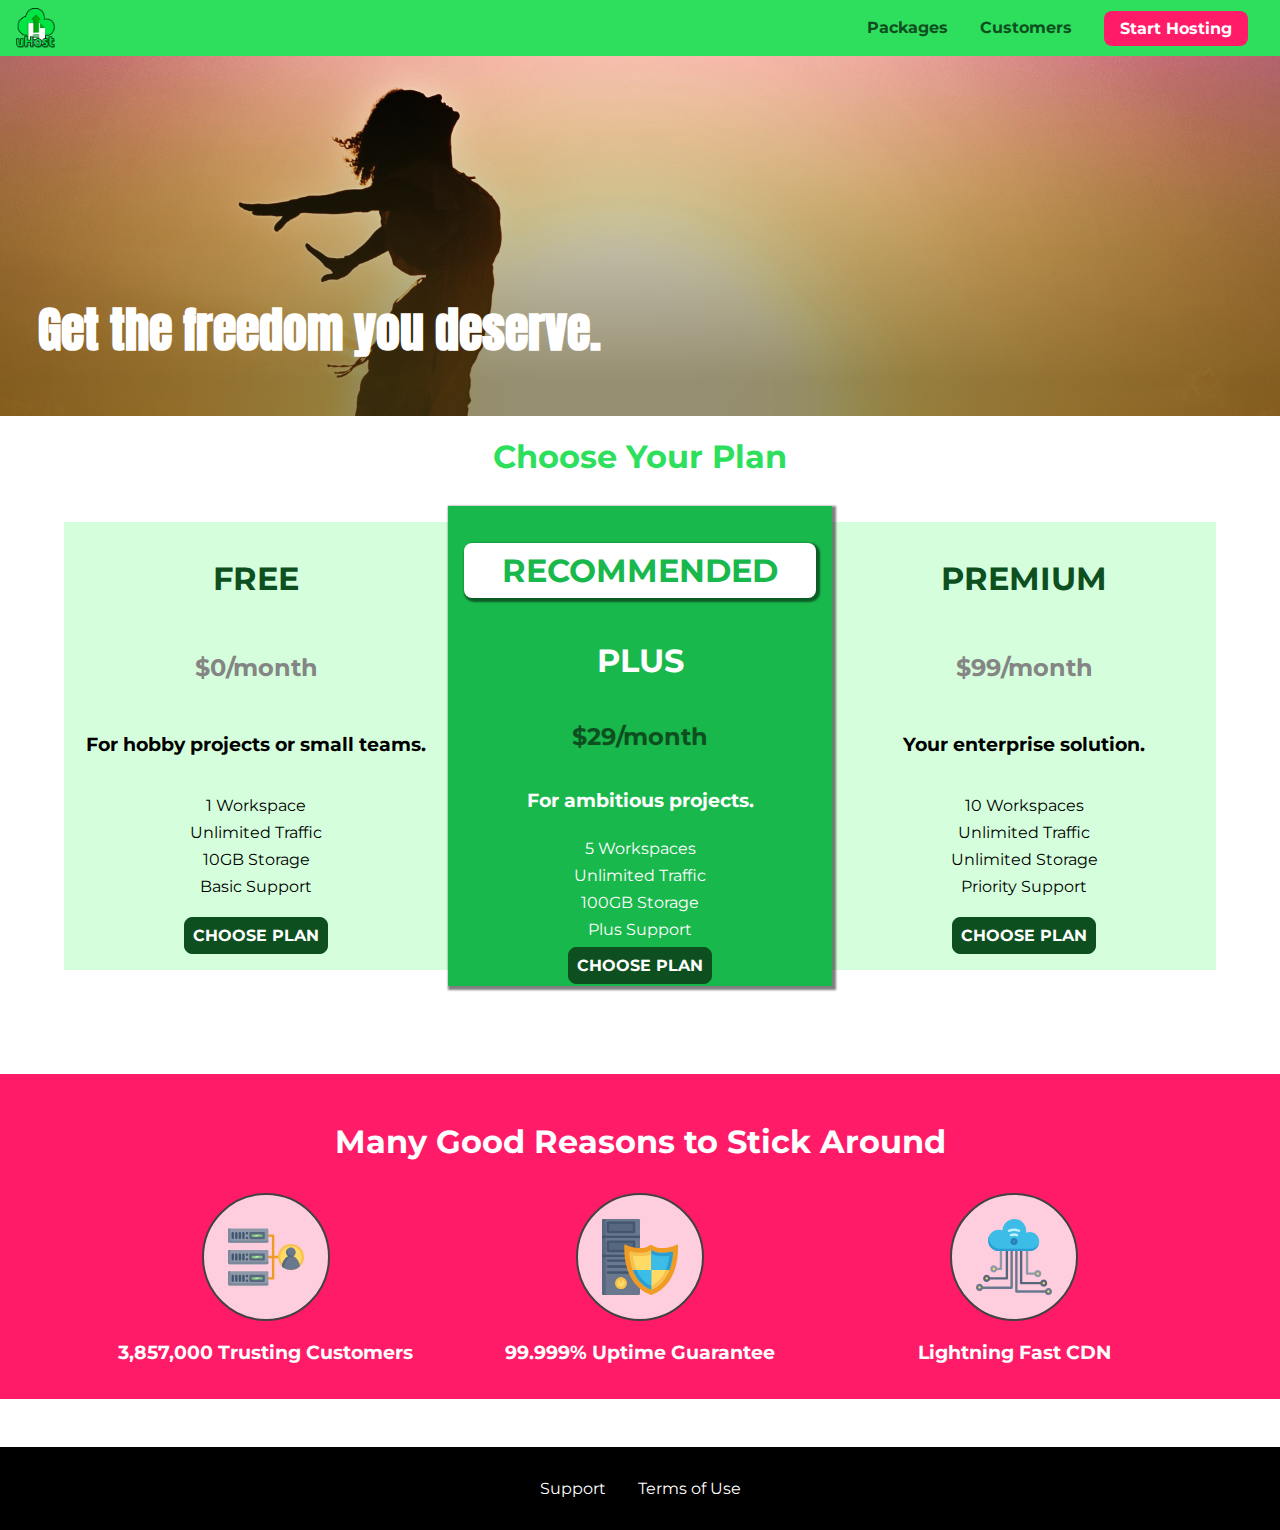
<file: index.html>
<!DOCTYPE html>
<html lang="en">

<head>
    <meta charset="UTF-8">
    <meta http-equiv="X-UA-Compatible" content="ie=edge">
    <meta name="viewport" content="width=device-width, initial-scale=1.0">
    <title>uHost</title>
    <link rel="shortcut icon" href="favicon.png">
    <link rel="stylesheet" href="shared.css">
    <link rel="stylesheet" href="main.css">
</head>

<body>
    <div class="backdrop"></div>
    <div class="modal">
        <h1 class="modal__title">Do you want to continue?</h1>
        <div class="modal__actions">
            <a href="start-hosting/index.html" class="modal__action">Yes!</a>
            <button class="modal__action modal__action--negative" type="button">No!</button>
        </div>
    </div>
    <header class="main-header">
        <div>
            <button class="toggle-button">
                <span class="toggle-button__bar"></span>
                <span class="toggle-button__bar"></span>
                <span class="toggle-button__bar"></span>
            </button>
            <a href="index.html" class="main-header__brand">
                <img src="images/uhost-icon.png" alt="uHost - Your favorite hosting company">
            </a>
        </div>
        <nav class="main-nav">
            <ul class="main-nav__items">
                <li class="main-nav__item">
                    <a href="packages/index.html">Packages</a>
                </li>
                <li class="main-nav__item">
                    <a href="customers/index.html">Customers</a>
                </li>
                <li class="main-nav__item main-nav__item--cta">
                    <a href="start-hosting/index.html">Start Hosting</a>
                </li>
            </ul>
        </nav>
    </header>
    <nav class="mobile-nav">
        <ul class="mobile-nav__items">
            <li class="mobile-nav__item">
                <a href="packages/index.html">Packages</a>
            </li>
            <li class="mobile-nav__item">
                <a href="customers/index.html">Customers</a>
            </li>
            <li class="mobile-nav__item mobile-nav__item--cta">
                <a href="start-hosting/index.html">Start Hosting</a>
            </li>
        </ul>
    </nav>
    <main>
        <section id="product-overview">
            <h1>Get the freedom you deserve.</h1>
        </section>
        <section id="plans">
            <h1 class="section-title">Choose Your Plan</h1>
            <div class="plan__list">
                <article class="plan">
                    <h1 class="plan__title">FREE</h1>
                    <h2 class="plan__price">$0/month</h2>
                    <h3>For hobby projects or small teams.</h3>
                    <ul class="plan__features">
                        <li class="plan__feature">1 Workspace</li>
                        <li class="plan__feature">Unlimited Traffic</li>
                        <li class="plan__feature">10GB Storage</li>
                        <li class="plan__feature">Basic Support</li>
                    </ul>
                    <div>
                        <button class="button">CHOOSE PLAN</button>
                    </div>
                </article>
                <article class="plan plan--highlighted">
                    <h1 class="plan__annotation">RECOMMENDED</h1>
                    <h1 class="plan__title">PLUS</h1>
                    <h2 class="plan__price">$29/month</h2>
                    <h3>For ambitious projects.</h3>
                    <ul class="plan__features">
                        <li class="plan__feature">5 Workspaces</li>
                        <li class="plan__feature">Unlimited Traffic</li>
                        <li class="plan__feature">100GB Storage</li>
                        <li class="plan__feature">Plus Support</li>
                    </ul>
                    <div>
                        <button class="button">CHOOSE PLAN</button>
                    </div>
                </article>
                <article class="plan">
                    <h1 class="plan__title">PREMIUM</h1>
                    <h2 class="plan__price">$99/month</h2>
                    <h3>Your enterprise solution.</h3>
                    <ul class="plan__features">
                        <li class="plan__feature">10 Workspaces</li>
                        <li class="plan__feature">Unlimited Traffic</li>
                        <li class="plan__feature">Unlimited Storage</li>
                        <li class="plan__feature">Priority Support</li>
                    </ul>
                    <div>
                        <button class="button">CHOOSE PLAN</button>
                    </div>
                </article>
            </div>
        </section>
        <section id="key-features">
            <h1 class="section-title">Many Good Reasons to Stick Around</h1>
            <ul class="key-feature__list">
                <li class="key-feature">
                    <div class="key-feature__image">
                        <svg viewBox="0 0 512 512">
                            <path style="fill:#F09B24;" d="M344,248h-32V112c0-4.418-3.582-8-8-8h-40c-4.418,0-8,3.582-8,8s3.582,8,8,8h32v128h-32  c-4.418,0-8,3.582-8,8s3.582,8,8,8h32v128h-32c-4.418,0-8,3.582-8,8s3.582,8,8,8h40c4.418,0,8-3.582,8-8V264h32c4.418,0,8-3.582,8-8  S348.418,248,344,248z"
                            />
                            <path style="fill:#8E9AA9;" d="M264,64H8c-4.418,0-8,3.582-8,8v80c0,4.418,3.582,8,8,8h256c4.418,0,8-3.582,8-8V72  C272,67.582,268.418,64,264,64z"
                            />
                            <path style="fill:#7C899B;" d="M24,144c-4.418,0-8-3.582-8-8V64H8c-4.418,0-8,3.582-8,8v80c0,4.418,3.582,8,8,8h256  c4.418,0,8-3.582,8-8v-8H24z"
                            />
                            <rect x="152" y="96" style="fill:#B8E3A8;" width="88" height="32" />
                            <g>
                                <polygon style="fill:#7EC97D;" points="152,96 152,128 166,128 198,96  " />
                                <polygon style="fill:#7EC97D;" points="220,96 188,128 240,128 240,96  " />
                            </g>
                            <path style="fill:#56677E;" d="M240,136h-88c-4.418,0-8-3.582-8-8V96c0-4.418,3.582-8,8-8h88c4.418,0,8,3.582,8,8v32  C248,132.418,244.418,136,240,136z M160,120h72v-16h-72V120z"
                            />
                            <g>
                                <path style="fill:#435670;" d="M32,136c-4.418,0-8-3.582-8-8V96c0-4.418,3.582-8,8-8s8,3.582,8,8v32C40,132.418,36.418,136,32,136z   "
                                />
                                <path style="fill:#435670;" d="M56,136c-4.418,0-8-3.582-8-8V96c0-4.418,3.582-8,8-8s8,3.582,8,8v32C64,132.418,60.418,136,56,136z   "
                                />
                                <path style="fill:#435670;" d="M80,136c-4.418,0-8-3.582-8-8V96c0-4.418,3.582-8,8-8s8,3.582,8,8v32C88,132.418,84.418,136,80,136z   "
                                />
                                <path style="fill:#435670;" d="M104,136c-4.418,0-8-3.582-8-8V96c0-4.418,3.582-8,8-8s8,3.582,8,8v32   C112,132.418,108.418,136,104,136z"
                                />
                                <path style="fill:#435670;" d="M128,105c-4.418,0-8-3.582-8-8v-1c0-4.418,3.582-8,8-8s8,3.582,8,8v1   C136,101.418,132.418,105,128,105z"
                                />
                                <path style="fill:#435670;" d="M128,136c-4.418,0-8-3.582-8-8v-1c0-4.418,3.582-8,8-8s8,3.582,8,8v1   C136,132.418,132.418,136,128,136z"
                                />
                            </g>
                            <path style="fill:#8E9AA9;" d="M264,208H8c-4.418,0-8,3.582-8,8v80c0,4.418,3.582,8,8,8h256c4.418,0,8-3.582,8-8v-80  C272,211.582,268.418,208,264,208z"
                            />
                            <path style="fill:#7C899B;" d="M24,288c-4.418,0-8-3.582-8-8v-72H8c-4.418,0-8,3.582-8,8v80c0,4.418,3.582,8,8,8h256  c4.418,0,8-3.582,8-8v-8H24z"
                            />
                            <rect x="152" y="240" style="fill:#B8E3A8;" width="88" height="32" />
                            <g>
                                <polygon style="fill:#7EC97D;" points="152,240 152,272 166,272 198,240  " />
                                <polygon style="fill:#7EC97D;" points="220,240 188,272 240,272 240,240  " />
                            </g>
                            <path style="fill:#56677E;" d="M240,280h-88c-4.418,0-8-3.582-8-8v-32c0-4.418,3.582-8,8-8h88c4.418,0,8,3.582,8,8v32  C248,276.418,244.418,280,240,280z M160,264h72v-16h-72V264z"
                            />
                            <g>
                                <path style="fill:#435670;" d="M32,280c-4.418,0-8-3.582-8-8v-32c0-4.418,3.582-8,8-8s8,3.582,8,8v32C40,276.418,36.418,280,32,280   z"
                                />
                                <path style="fill:#435670;" d="M56,280c-4.418,0-8-3.582-8-8v-32c0-4.418,3.582-8,8-8s8,3.582,8,8v32C64,276.418,60.418,280,56,280   z"
                                />
                                <path style="fill:#435670;" d="M80,280c-4.418,0-8-3.582-8-8v-32c0-4.418,3.582-8,8-8s8,3.582,8,8v32C88,276.418,84.418,280,80,280   z"
                                />
                                <path style="fill:#435670;" d="M104,280c-4.418,0-8-3.582-8-8v-32c0-4.418,3.582-8,8-8s8,3.582,8,8v32   C112,276.418,108.418,280,104,280z"
                                />
                                <path style="fill:#435670;" d="M128,249c-4.418,0-8-3.582-8-8v-1c0-4.418,3.582-8,8-8s8,3.582,8,8v1   C136,245.418,132.418,249,128,249z"
                                />
                                <path style="fill:#435670;" d="M128,280c-4.418,0-8-3.582-8-8v-1c0-4.418,3.582-8,8-8s8,3.582,8,8v1   C136,276.418,132.418,280,128,280z"
                                />
                            </g>
                            <path style="fill:#8E9AA9;" d="M264,352H8c-4.418,0-8,3.582-8,8v80c0,4.418,3.582,8,8,8h256c4.418,0,8-3.582,8-8v-80  C272,355.582,268.418,352,264,352z"
                            />
                            <path style="fill:#7C899B;" d="M24,432c-4.418,0-8-3.582-8-8v-72H8c-4.418,0-8,3.582-8,8v80c0,4.418,3.582,8,8,8h256  c4.418,0,8-3.582,8-8v-8H24z"
                            />
                            <rect x="152" y="384" style="fill:#B8E3A8;" width="88" height="32" />
                            <g>
                                <polygon style="fill:#7EC97D;" points="152,384 152,416 166,416 198,384  " />
                                <polygon style="fill:#7EC97D;" points="220,384 188,416 240,416 240,384  " />
                            </g>
                            <path style="fill:#56677E;" d="M240,424h-88c-4.418,0-8-3.582-8-8v-32c0-4.418,3.582-8,8-8h88c4.418,0,8,3.582,8,8v32  C248,420.418,244.418,424,240,424z M160,408h72v-16h-72V408z"
                            />
                            <g>
                                <path style="fill:#435670;" d="M32,424c-4.418,0-8-3.582-8-8v-32c0-4.418,3.582-8,8-8s8,3.582,8,8v32C40,420.418,36.418,424,32,424   z"
                                />
                                <path style="fill:#435670;" d="M56,424c-4.418,0-8-3.582-8-8v-32c0-4.418,3.582-8,8-8s8,3.582,8,8v32C64,420.418,60.418,424,56,424   z"
                                />
                                <path style="fill:#435670;" d="M80,424c-4.418,0-8-3.582-8-8v-32c0-4.418,3.582-8,8-8s8,3.582,8,8v32C88,420.418,84.418,424,80,424   z"
                                />
                                <path style="fill:#435670;" d="M104,424c-4.418,0-8-3.582-8-8v-32c0-4.418,3.582-8,8-8s8,3.582,8,8v32   C112,420.418,108.418,424,104,424z"
                                />
                                <path style="fill:#435670;" d="M128,393c-4.418,0-8-3.582-8-8v-1c0-4.418,3.582-8,8-8s8,3.582,8,8v1   C136,389.418,132.418,393,128,393z"
                                />
                                <path style="fill:#435670;" d="M128,424c-4.418,0-8-3.582-8-8v-1c0-4.418,3.582-8,8-8s8,3.582,8,8v1   C136,420.418,132.418,424,128,424z"
                                />
                            </g>
                            <path style="fill:#F7C14D;" d="M424,168c-48.523,0-88,39.477-88,88s39.477,88,88,88s88-39.477,88-88S472.523,168,424,168z" />
                            <path style="fill:#FFDB66;" d="M424,184c-39.701,0-72,32.299-72,72s32.299,72,72,72s72-32.299,72-72S463.701,184,424,184z" />
                            <path style="fill:#69788D;" d="M484.893,314.16C476.393,274.588,451.922,248,424,248s-52.393,26.588-60.893,66.16  c-0.605,2.82,0.354,5.749,2.511,7.664C381.731,336.124,402.465,344,424,344s42.269-7.876,58.381-22.176  C484.539,319.909,485.498,316.98,484.893,314.16z"
                            />
                            <path style="fill:#56677E;" d="M434.053,249.171C430.768,248.403,427.411,248,424,248c-27.922,0-52.393,26.588-60.893,66.16  c-0.605,2.82,0.354,5.749,2.511,7.664c3.383,3.002,6.979,5.703,10.734,8.125C384.904,286.243,407.373,255.378,434.053,249.171z"
                            />
                            <path style="fill:#69788D;" d="M424,192c-17.645,0-32,14.355-32,32s14.355,32,32,32s32-14.355,32-32S441.645,192,424,192z" />
                            <path style="fill:#56677E;" d="M432,248c-17.645,0-32-14.355-32-32c0-6.783,2.128-13.076,5.742-18.258  C397.444,203.53,392,213.138,392,224c0,17.645,14.355,32,32,32c10.862,0,20.471-5.444,26.258-13.742  C445.076,245.872,438.783,248,432,248z"
                            />

                        </svg>
                    </div>
                    <p class="key-feature__description">3,857,000 Trusting Customers</p>
                </li>
                <li class="key-feature">
                    <div class="key-feature__image">
                        <svg viewBox="0 0 512 512">
                            <path style="fill:#69788D;" d="M248,0H8C3.582,0,0,3.582,0,8v496c0,4.418,3.582,8,8,8h240c4.418,0,8-3.582,8-8V8  C256,3.582,252.418,0,248,0z"
                            />
                            <path style="fill:#56677E;" d="M24,504V8c0-4.418,3.582-8,8-8H8C3.582,0,0,3.582,0,8v496c0,4.418,3.582,8,8,8h24  C27.582,512,24,508.418,24,504z"
                            />
                            <g>
                                <rect x="0" y="112" style="fill:#435670;" width="256" height="16" />
                                <rect x="0" y="240" style="fill:#435670;" width="256" height="16" />
                            </g>
                            <path style="fill:#F7C14D;" d="M128,392c-22.056,0-40,17.944-40,40s17.944,40,40,40s40-17.944,40-40S150.056,392,128,392z" />
                            <path style="fill:#FFDB66;" d="M128,408c-13.233,0-24,10.767-24,24s10.767,24,24,24s24-10.767,24-24S141.233,408,128,408z" />
                            <path style="fill:#F7C14D;" d="M128,392c-2.739,0-5.414,0.278-8,0.805V424c0,4.418,3.582,8,8,8c4.418,0,8-3.582,8-8v-31.195  C133.414,392.278,130.739,392,128,392z"
                            />
                            <g>
                                <path style="fill:#435670;" d="M216,288H40c-4.418,0-8-3.582-8-8s3.582-8,8-8h176c4.418,0,8,3.582,8,8S220.418,288,216,288z"
                                />
                                <path style="fill:#435670;" d="M216,328H40c-4.418,0-8-3.582-8-8s3.582-8,8-8h176c4.418,0,8,3.582,8,8S220.418,328,216,328z"
                                />
                                <path style="fill:#435670;" d="M216,368H40c-4.418,0-8-3.582-8-8s3.582-8,8-8h176c4.418,0,8,3.582,8,8S220.418,368,216,368z"
                                />
                                <path style="fill:#435670;" d="M216,16H40c-4.418,0-8,3.582-8,8v64c0,4.418,3.582,8,8,8h176c4.418,0,8-3.582,8-8V24   C224,19.582,220.418,16,216,16z"
                                />
                            </g>
                            <rect x="48" y="32" style="fill:#56677E;" width="160" height="48" />
                            <path style="fill:#435670;" d="M216,144H40c-4.418,0-8,3.582-8,8v64c0,4.418,3.582,8,8,8h176c4.418,0,8-3.582,8-8v-64  C224,147.582,220.418,144,216,144z"
                            />
                            <rect x="48" y="160" style="fill:#56677E;" width="160" height="48" />
                            <path style="fill:#F09B24;" d="M511.747,180.237c-0.194-6.537-8.107-10.107-13.135-5.894c-5.6,4.693-42.904,21.282-98.514,21.282  c-33.45,0-64.625-20.999-64.929-21.206c-2.9-1.991-6.764-1.85-9.512,0.346c-2.677,2.135-27.201,20.86-63.793,20.86  c-55.607,0-92.914-16.589-98.515-21.282c-5.028-4.211-12.941-0.645-13.135,5.894c-1.634,54.834,4.655,105.941,18.693,151.903  c12.096,39.604,29.759,74.047,52.497,102.373c27.538,34.304,62.743,59.882,104.66,76.045c3.069,1.918,6.757,1.921,9.83,0  c41.917-16.163,77.122-41.741,104.66-76.045c22.738-28.326,40.401-62.77,52.497-102.373  C507.092,286.179,513.381,235.071,511.747,180.237z"
                            />
                            <path style="fill:#F7C14D;" d="M476.21,221.226c-1.953-1.631-4.568-2.235-7.036-1.628c-21.686,5.327-44.926,8.028-69.075,8.028  c-25.926,0-49.633-8.975-64.955-16.504c-2.307-1.134-5.016-1.091-7.284,0.116c-14.059,7.477-36.919,16.388-65.994,16.388  c-24.153,0-47.394-2.701-69.075-8.028c-5.155-1.268-10.221,2.966-9.894,8.261c2.077,33.693,7.668,65.635,16.616,94.935  c22.774,74.565,66.139,126.334,128.888,153.868c2.032,0.891,4.397,0.891,6.43,0c61.777-27.107,104.716-78.876,127.62-153.868  c8.948-29.3,14.539-61.241,16.616-94.935C479.224,225.319,478.163,222.856,476.21,221.226z"
                            />
                            <path style="fill:#FFDB66;" d="M331.609,451.727c-52.604-25.289-89.304-70.987-109.144-135.944  c-6.532-21.39-11.162-44.336-13.82-68.447c17.133,2.852,34.952,4.291,53.22,4.291c29.394,0,53.376-7.793,69.978-15.561  c17.44,7.736,41.656,15.561,68.256,15.561c18.267,0,36.085-1.439,53.219-4.291c-2.659,24.112-7.288,47.06-13.82,68.448  C419.545,381.108,383.27,426.805,331.609,451.727z"
                            />
                            <g>
                                <path style="fill:#2C9DD4;" d="M479.066,227.858c0.157-2.539-0.903-5.002-2.856-6.633s-4.568-2.235-7.036-1.628   c-21.686,5.327-44.926,8.028-69.075,8.028c-25.926,0-49.633-8.975-64.955-16.504c-1.057-0.52-2.2-0.78-3.345-0.806l-0.072,133.351   h123.601c2.556-6.746,4.933-13.702,7.123-20.874C471.398,293.493,476.989,261.552,479.066,227.858z"
                                />
                                <path style="fill:#2C9DD4;" d="M206.658,343.667c24.153,63.42,65.028,108.108,121.743,132.995c1.031,0.452,2.147,0.673,3.263,0.666   l0.063-133.661H206.658z"
                                />
                            </g>
                            <g>
                                <path style="fill:#3CBDE8;" d="M439.497,315.783c6.532-21.389,11.161-44.336,13.82-68.448c-17.134,2.852-34.952,4.291-53.219,4.291   c-26.6,0-50.815-7.824-68.256-15.561l-0.116,107.601h97.758C433.179,334.807,436.524,325.518,439.497,315.783z"
                                />
                                <path style="fill:#3CBDE8;" d="M232.523,343.667c21.144,50.298,54.363,86.56,99.087,108.06l0.117-108.06H232.523z" />
                            </g>
                        </svg>
                    </div>
                    <p class="key-feature__description">99.999% Uptime Guarantee</p>
                </li>
                <li class="key-feature">
                    <div class="key-feature__image">
                        <svg viewBox="0 0 512 512">
                            <path style="fill:#8E9AA9;" d="M168,200c-4.418,0-8,3.582-8,8v120h-17.376c-3.302-9.311-12.194-16-22.624-16  c-13.234,0-24,10.767-24,24s10.766,24,24,24c10.429,0,19.321-6.689,22.624-16H168c4.418,0,8-3.582,8-8V208  C176,203.582,172.418,200,168,200z"
                            />
                            <path style="fill:#FFDB66;" d="M120,328c-4.411,0-8,3.589-8,8s3.589,8,8,8s8-3.589,8-8S124.411,328,120,328z" />
                            <path style="fill:#56677E;" d="M208,200c-4.418,0-8,3.582-8,8v184H94.624C91.322,382.689,82.43,376,72,376  c-13.234,0-24,10.767-24,24s10.766,24,24,24c10.429,0,19.321-6.689,22.624-16H208c4.418,0,8-3.582,8-8V208  C216,203.582,212.418,200,208,200z"
                            />
                            <path style="fill:#FFDB66;" d="M72,392c-4.411,0-8,3.589-8,8s3.589,8,8,8s8-3.589,8-8S76.411,392,72,392z" />
                            <path style="fill:#69788D;" d="M240,208c-4.418,0-8,3.582-8,8v239H47.24c-2.671-10.34-12.078-18-23.24-18c-13.234,0-24,10.767-24,24  s10.766,24,24,24c9.666,0,18.009-5.747,21.809-14H240c4.418,0,8-3.582,8-8V216C248,211.582,244.418,208,240,208z"
                            />
                            <path style="fill:#FFDB66;" d="M24,453c-4.411,0-8,3.589-8,8s3.589,8,8,8s8-3.589,8-8S28.411,453,24,453z" />
                            <path style="fill:#69788D;" d="M488,464c-10.429,0-19.321,6.689-22.624,16H280V208c0-4.418-3.582-8-8-8s-8,3.582-8,8v280  c0,4.418,3.582,8,8,8h193.376c3.302,9.311,12.194,16,22.624,16c13.234,0,24-10.767,24-24S501.234,464,488,464z"
                            />
                            <path style="fill:#FFDB66;" d="M488,480c-4.411,0-8,3.589-8,8s3.589,8,8,8s8-3.589,8-8S492.411,480,488,480z" />
                            <path style="fill:#56677E;" d="M456,408c-10.429,0-19.321,6.689-22.624,16H312V208c0-4.418-3.582-8-8-8s-8,3.582-8,8v224  c0,4.418,3.582,8,8,8h129.376c3.302,9.311,12.194,16,22.624,16c13.234,0,24-10.767,24-24S469.234,408,456,408z"
                            />
                            <path style="fill:#FFDB66;" d="M456,424c-4.411,0-8,3.589-8,8s3.589,8,8,8s8-3.589,8-8S460.411,424,456,424z" />
                            <path style="fill:#8E9AA9;" d="M416,344c-10.429,0-19.321,6.689-22.624,16H352V208c0-4.418-3.582-8-8-8s-8,3.582-8,8v160  c0,4.418,3.582,8,8,8h49.376c3.302,9.311,12.194,16,22.624,16c13.234,0,24-10.767,24-24S429.234,344,416,344z"
                            />
                            <path style="fill:#FFDB66;" d="M416,360c-4.411,0-8,3.589-8,8s3.589,8,8,8s8-3.589,8-8S420.411,360,416,360z" />
                            <path style="fill:#3CBDE8;" d="M362,88c-8.741,0-17.231,1.751-25.06,5.085C337.646,88.797,338,84.43,338,80  c0-44.112-35.888-80-80-80c-42.823,0-77.895,33.816-79.909,76.149C170.393,73.415,162.244,72,154,72c-39.701,0-72,32.299-72,72  s32.299,72,72,72h208c35.29,0,64-28.71,64-64S397.29,88,362,88z"
                            />
                            <path style="fill:#2C9DD4;" d="M368,200H160c-39.701,0-72-32.299-72-72c0-5.863,0.721-11.559,2.05-17.019  C84.918,120.88,82,132.102,82,144c0,39.701,32.299,72,72,72h208c30.389,0,55.88-21.296,62.379-49.743  C413.565,186.327,392.352,200,368,200z"
                            />
                            <path style="fill:#2A7DB5;" d="M256,128c-13.234,0-24,10.767-24,24s10.766,24,24,24c13.233,0,24-10.767,24-24S269.233,128,256,128z"
                            />
                            <path style="fill:#2C9DD4;" d="M256,144c-4.411,0-8,3.589-8,8s3.589,8,8,8c4.411,0,8-3.589,8-8S260.411,144,256,144z" />
                            <g>
                                <path style="fill:#C5F1FA;" d="M221.755,87.695c-2.994,0-5.864-1.688-7.233-4.572c-1.894-3.991-0.194-8.763,3.798-10.657   C230.157,66.849,242.834,64,256,64c13.166,0,25.844,2.849,37.68,8.466c3.992,1.895,5.692,6.666,3.798,10.657   s-6.666,5.692-10.657,3.798C277.144,82.328,266.774,80,256,80c-10.774,0-21.144,2.328-30.821,6.921   C224.072,87.446,222.904,87.695,221.755,87.695z"
                                />
                                <path style="fill:#C5F1FA;" d="M276.545,116.618c-1.148,0-2.316-0.249-3.424-0.774C267.745,113.293,261.985,112,256,112   c-5.985,0-11.745,1.293-17.121,3.844c-3.991,1.895-8.763,0.192-10.657-3.798c-1.894-3.992-0.193-8.764,3.798-10.657   C239.557,97.813,247.625,96,256,96c8.376,0,16.444,1.813,23.98,5.389c3.991,1.894,5.692,6.665,3.798,10.657   C282.41,114.93,279.539,116.618,276.545,116.618z"
                                />
                            </g>

                        </svg>
                    </div>
                    <p class="key-feature__description">Lightning Fast CDN</p>
                </li>
            </ul>
        </section>
    </main>
    <footer class="main-footer">
        <nav>
            <ul class="main-footer__links">
                <li class="main-footer__link">
                    <a href="#">Support</a>
                </li>
                <li class="main-footer__link">
                    <a href="#">Terms of Use</a>
                </li>
            </ul>
        </nav>
    </footer>
    <script src="shared.js"></script>
</body>

</html>
</file>
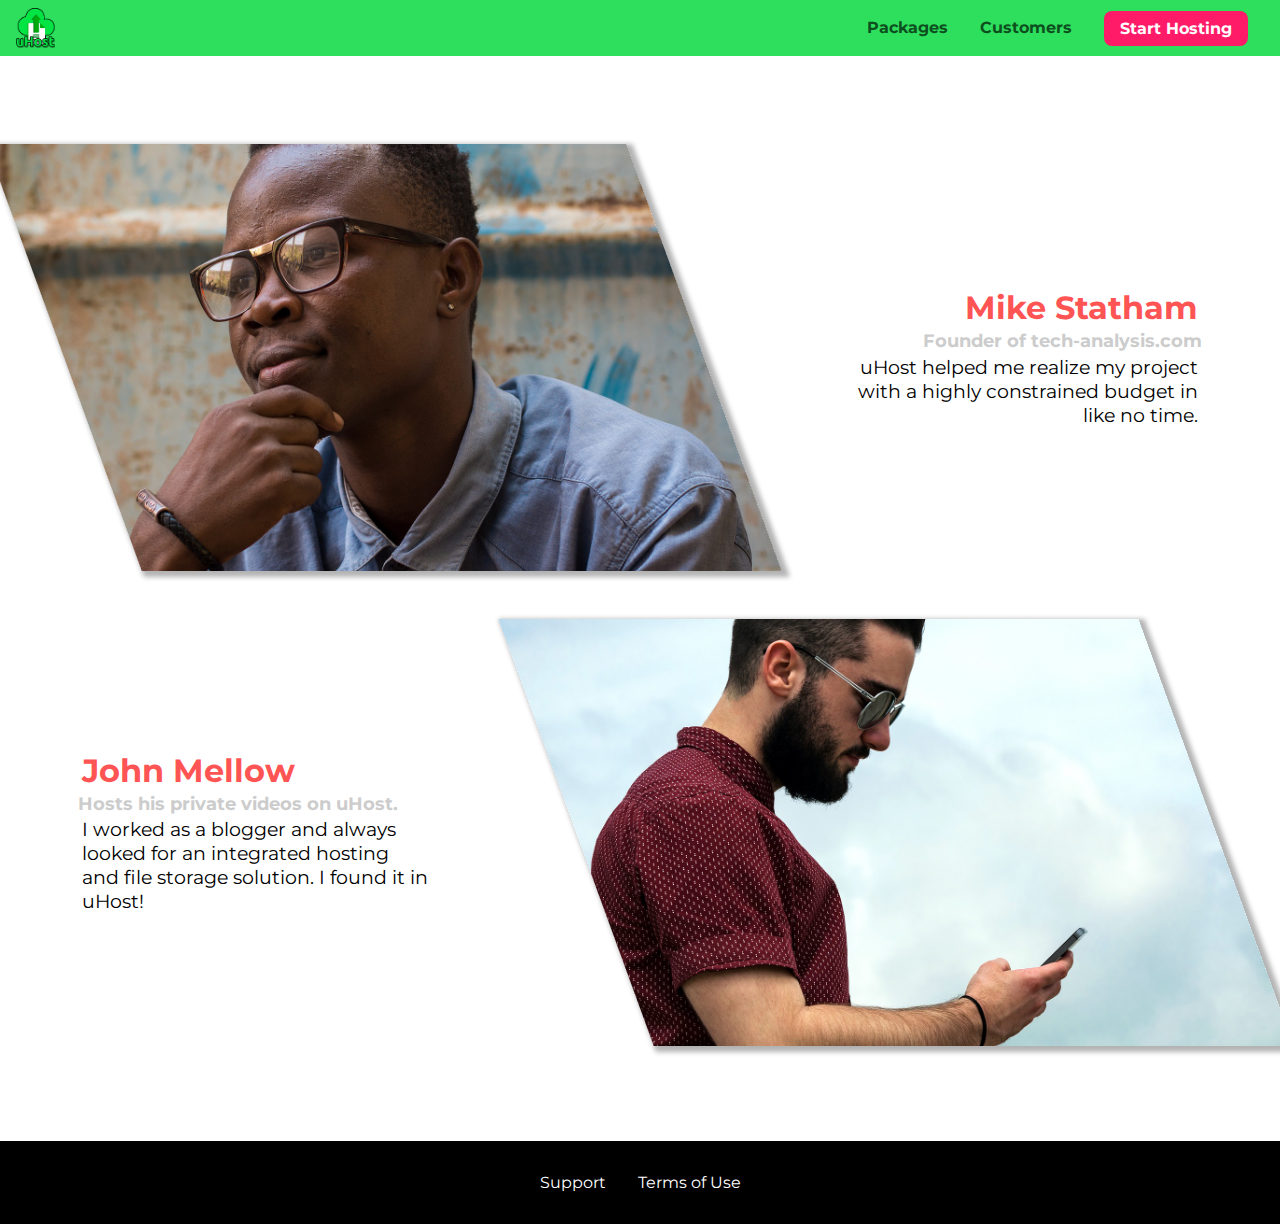
<file: customers/index.html>
<!DOCTYPE html>
<html lang="en">

<head>
    <meta charset="UTF-8">
    <meta name="viewport" content="width=device-width, initial-scale=1.0">
    <meta http-equiv="X-UA-Compatible" content="ie=edge">
    <title>uHost Customers</title>
    <link rel="shortcut icon" href="../favicon.png">
    <link rel="stylesheet" href="../shared.css">
    <link rel="stylesheet" href="customers.css">
</head>

<body>
    <div class="backdrop"></div>
    <header class="main-header">
        <div>
            <button class="toggle-button">
                <span class="toggle-button__bar"></span>
                <span class="toggle-button__bar"></span>
                <span class="toggle-button__bar"></span>
            </button>
            <a href="../index.html" class="main-header__brand">
                <img src="../images/uhost-icon.png" alt="uHost - Your favorite hosting company">
            </a>
        </div>
        <nav class="main-nav">
            <ul class="main-nav__items">
                <li class="main-nav__item">
                    <a href="../packages/index.html">Packages</a>
                </li>
                <li class="main-nav__item">
                    <a href="index.html">Customers</a>
                </li>
                <li class="main-nav__item main-nav__item--cta">
                    <a href="../start-hosting/index.html">Start Hosting</a>
                </li>
            </ul>
        </nav>
    </header>
    <nav class="mobile-nav">
        <ul class="mobile-nav__items">
            <li class="mobile-nav__item">
                <a href="../packages/index.html">Packages</a>
            </li>
            <li class="mobile-nav__item">
                <a href="index.html">Customers</a>
            </li>
            <li class="mobile-nav__item mobile-nav__item--cta">
                <a href="../start-hosting/index.html">Start Hosting</a>
            </li>
        </ul>
    </nav>
    <main>
        <div>
            <div class="testimonial" id="customer-1">
                <div class="testimonial__image-container">
                    <img src="../images/customer-1.jpg" alt="Mike Statham - Customer" class="testimonial__image">
                </div>
                <div class="testimonial__info">
                    <h1 class="testimonial__name">Mike Statham</h1>
                    <h2 class="testimonial__subtitle">Founder of
                        <a href="tech-analysis.com">tech-analysis.com</a>
                    </h2>
                    <p class="testimonial__text">uHost helped me realize my project with a highly constrained budget in like no time.</p>
                </div>
            </div>
            <div class="testimonial" id="customer-2">

                <div class="testimonial__info">
                    <h1 class="testimonial__name">John Mellow</h1>
                    <h2 class="testimonial__subtitle">Hosts his private videos on uHost.
                    </h2>
                    <p class="testimonial__text">I worked as a blogger and always looked for an integrated hosting and file storage solution. I found
                        it in uHost!
                    </p>
                </div>
                <div class="testimonial__image-container">
                    <img src="../images/customer-2.jpg" alt="John Mellow - Customer" class="testimonial__image">
                </div>
            </div>
        </div>
    </main>
    <footer class="main-footer">
        <nav>
            <ul class="main-footer__links">
                <li class="main-footer__link">
                    <a href="#">Support</a>
                </li>
                <li class="main-footer__link">
                    <a href="#">Terms of Use</a>
                </li>
            </ul>
        </nav>
    </footer>
    <script src="../shared.js"></script>
</body>

</html>
</file>
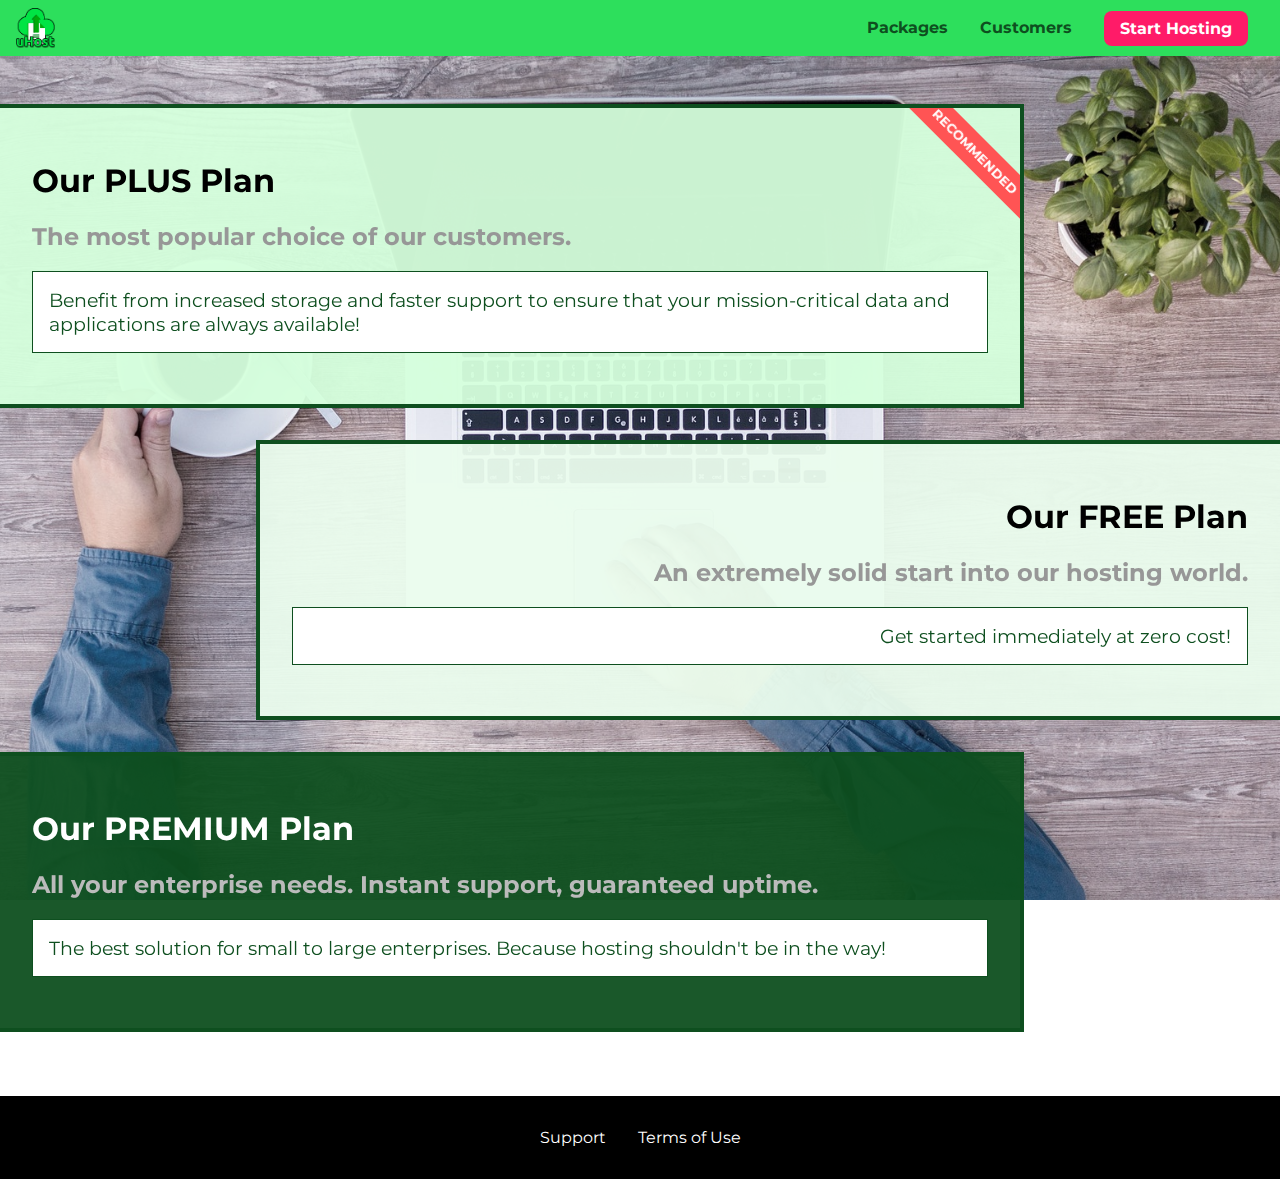
<file: packages/index.html>
<!DOCTYPE html>
<html lang="en">

<head>
    <meta charset="UTF-8">
    <meta http-equiv="X-UA-Compatible" content="ie=edge">
    <meta name="viewport" content="width=device-width, initial-scale=1.0">
    <title>uHost</title>
    <link rel="shortcut icon" href="../favicon.png">
    <link rel="stylesheet" href="../shared.css">
    <link rel="stylesheet" href="packages.css">
</head>

<body>
    <div class="backdrop"></div>
    <div class="background"></div>
    <header class="main-header">
        <div>
            <button class="toggle-button">
                <span class="toggle-button__bar"></span>
                <span class="toggle-button__bar"></span>
                <span class="toggle-button__bar"></span>
            </button>
            <a href="../index.html" class="main-header__brand">
                <img src="../images/uhost-icon.png" alt="uHost - Your favorite hosting company">
            </a>
        </div>
        <nav class="main-nav">
            <ul class="main-nav__items">
                <li class="main-nav__item">
                    <a href="index.html">Packages</a>
                </li>
                <li class="main-nav__item">
                    <a href="../customers/index.html">Customers</a>
                </li>
                <li class="main-nav__item main-nav__item--cta">
                    <a href="../start-hosting/index.html">Start Hosting</a>
                </li>
            </ul>
        </nav>
    </header>
    <nav class="mobile-nav">
        <ul class="mobile-nav__items">
            <li class="mobile-nav__item">
                <a href="index.html">Packages</a>
            </li>
            <li class="mobile-nav__item">
                <a href="../customers/index.html">Customers</a>
            </li>
            <li class="mobile-nav__item mobile-nav__item--cta">
                <a href="../start-hosting/index.html">Start Hosting</a>
            </li>
        </ul>
    </nav>
    <main>
        <section class="package" id="plus">
            <a href="#">
                <h1 class="package__title">Our PLUS Plan</h1>
                <h2 class="package__badge">RECOMMENDED</h2>
                <h2 class="package__subtitle">The most popular choice of our customers.</h2>
                <p class="package__info">Benefit from increased storage and faster support to ensure that your mission-critical data and applications
                    are always available!</p>
            </a>
        </section>
        <section class="package" id="free">
            <a href="#">
                <h1 class="package__title">Our FREE Plan</h1>
                <h2 class="package__subtitle">An extremely solid start into our hosting world.</h2>
                <p class="package__info">Get started immediately at zero cost!</p>
            </a>
        </section>
        <div class="clearfix"></div>
        <section class="package" id="premium">
            <a href="#">
                <h1 class="package__title">Our PREMIUM Plan</h1>
                <h2 class="package__subtitle">All your enterprise needs. Instant support, guaranteed uptime. </h2>
                <p class="package__info">The best solution for small to large enterprises. Because hosting shouldn't be in the way!</p>
            </a>
        </section>
    </main>
    <footer class="main-footer">
        <nav>
            <ul class="main-footer__links">
                <li class="main-footer__link">
                    <a href="#">Support</a>
                </li>
                <li class="main-footer__link">
                    <a href="#">Terms of Use</a>
                </li>
            </ul>
        </nav>
    </footer>
    <script src="../shared.js"></script>
</body>

</html>
</file>
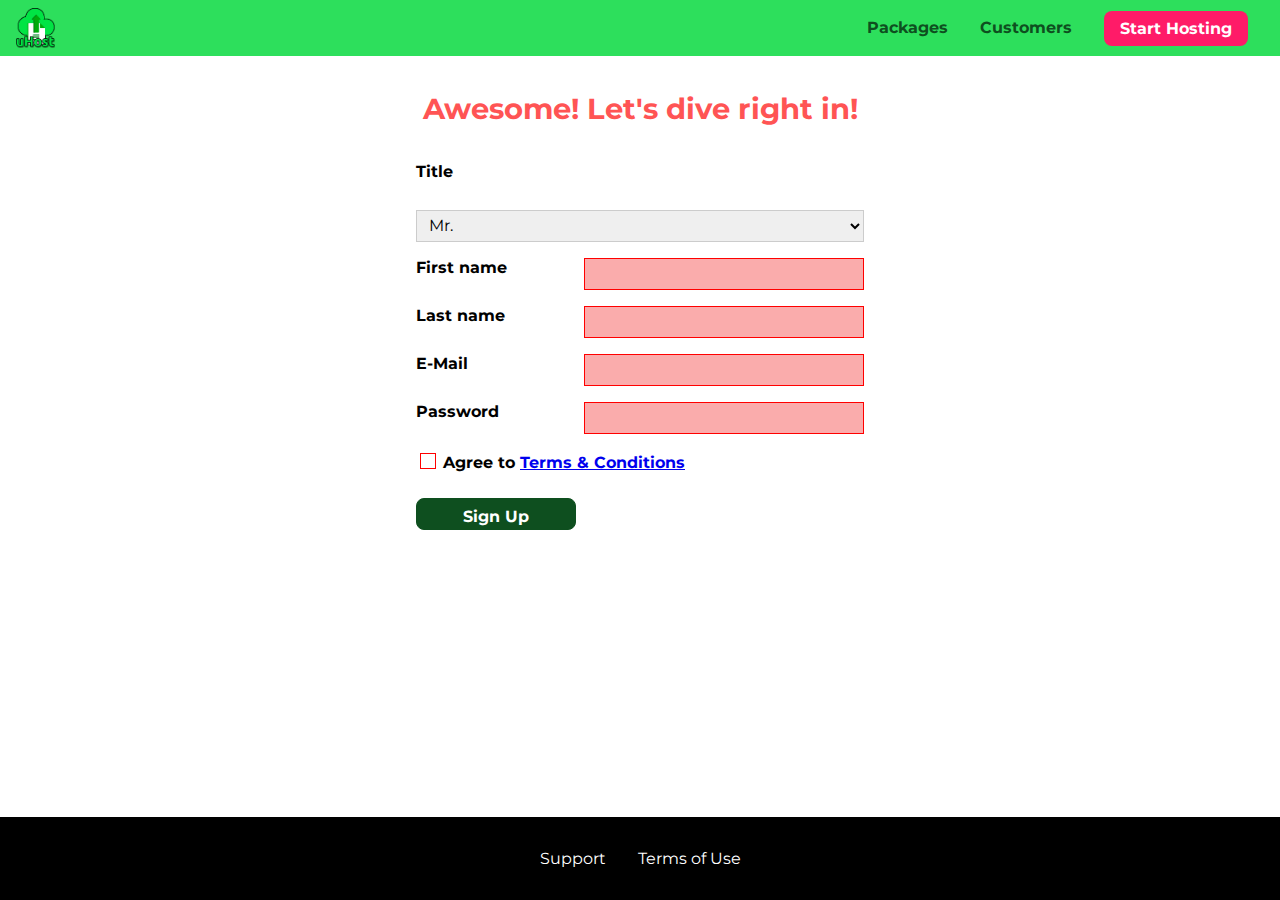
<file: start-hosting/index.html>
<!DOCTYPE html>
<html lang="en">

<head>
    <meta charset="UTF-8">
    <meta name="viewport" content="width=device-width, initial-scale=1.0">
    <meta http-equiv="X-UA-Compatible" content="ie=edge">
    <title>uHost Signup</title>
    <link rel="shortcut icon" href="../favicon.png">
    <link rel="stylesheet" href="../shared.css">
    <link rel="stylesheet" href="start-hosting.css">
</head>

<body>
    <div class="backdrop"></div>
    <header class="main-header">
        <div>
            <button class="toggle-button">
                <span class="toggle-button__bar"></span>
                <span class="toggle-button__bar"></span>
                <span class="toggle-button__bar"></span>
            </button>
            <a href="../index.html" class="main-header__brand">
                <img src="../images/uhost-icon.png" alt="uHost - Your favorite hosting company">
            </a>
        </div>
        <nav class="main-nav">
            <ul class="main-nav__items">
                <li class="main-nav__item">
                    <a href="../packages/index.html">Packages</a>
                </li>
                <li class="main-nav__item">
                    <a href="../customers/index.html">Customers</a>
                </li>
                <li class="main-nav__item main-nav__item--cta">
                    <a href="index.html">Start Hosting</a>
                </li>
            </ul>
        </nav>
    </header>
    <nav class="mobile-nav">
        <ul class="mobile-nav__items">
            <li class="mobile-nav__item">
                <a href="../packages/index.html">Packages</a>
            </li>
            <li class="mobile-nav__item">
                <a href="../customers/index.html">Customers</a>
            </li>
            <li class="mobile-nav__item mobile-nav__item--cta">
                <a href="index.html">Start Hosting</a>
            </li>
        </ul>
    </nav>
    <main class="signup-page">
        <h1 class="signup-title">Awesome! Let's dive right in!</h1>
        <form action="index.html" class="signup-form">
            <label for="title">Title</label>
            <select id="title">
                <option value="mr">Mr.</option>
                <option value="ms">Ms.</option>
            </select>
            <label for="first-name">First name</label>
            <input type="text" id="first-name" required>
            <label for="last-name">Last name</label>
            <input type="text" id="last-name" required>
            <label for="email">E-Mail</label>
            <input type="email" id="email" required>
            <label for="password">Password</label>
            <input type="password" id="password" required>
            <div class="signup-form__checkbox">
                <input type="checkbox" id="agree-terms" required>
                <label for="agree-terms">Agree to
                    <a href="#">Terms &amp; Conditions</a>
                </label>
            </div>
            <button type="submit" class="button">Sign Up</button>
        </form>
    </main>
    <footer class="main-footer">
        <nav>
            <ul class="main-footer__links">
                <li class="main-footer__link">
                    <a href="#">Support</a>
                </li>
                <li class="main-footer__link">
                    <a href="#">Terms of Use</a>
                </li>
            </ul>
        </nav>
    </footer>
    <script src="../shared.js"></script>
</body>

</html>
</file>
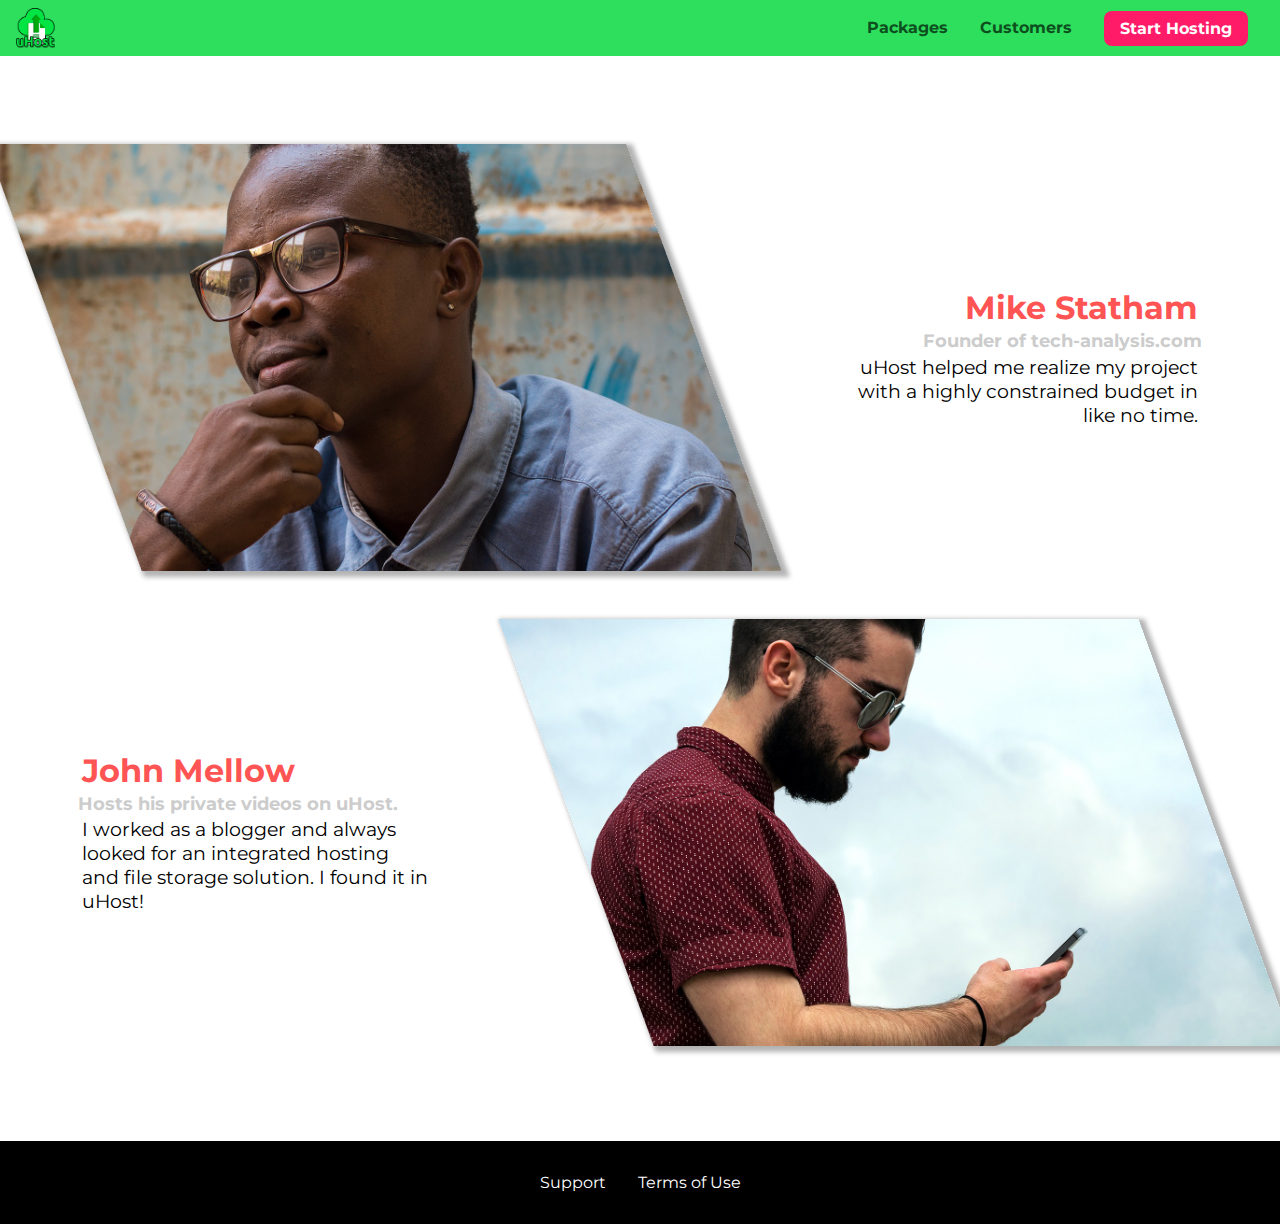
<file: customers/customers.html>
<!DOCTYPE html>
<html lang="en">

<head>
    <meta charset="UTF-8">
    <meta name="viewport" content="width=device-width, initial-scale=1.0">
    <meta http-equiv="X-UA-Compatible" content="ie=edge">
    <title>uHost Customers</title>
    <link rel="shortcut icon" href="../favicon.png">
    <link href="https://fonts.googleapis.com/css?family=Anton|Montserrat:400,700" rel="stylesheet">
    <link rel="stylesheet" href="../shared.css">
    <link rel="stylesheet" href="customers.css">
</head>

<body>
    <div class="backdrop"></div>
    <header class="main-header">
        <div>
            <a href="../index.html" class="main-header__brand">
                <img src="../images/uhost-icon.png" alt="uHost - Your favorite hosting company">
            </a>
        </div>
        <nav class="main-nav">
            <ul class="main-nav__items">
                <li class="main-nav__item">
                    <a href="../packages/packages_index.html">Packages</a>
                </li>
                <li class="main-nav__item">
                    <a href="customers.html">Customers</a>
                </li>
                <li class="main-nav__item main-nav__item--cta">
                    <a href="start-hosting/index.html">Start Hosting</a>
                </li>
            </ul>
        </nav>
    </header>
    <main>
        <div>
            <div class="testimonial" id="customer-1">
                <div class="testimonial__image-container">
                    <img src="../images/customer-1.jpg" alt="Mike Statham - Customer" class="testimonial__image">
                </div>
                <div class="testimonial__info">
                    <h1 class="testimonial__name">Mike Statham</h1>
                    <h2 class="testimonial__subtitle">Founder of
                        <a href="tech-analysis.com">tech-analysis.com</a>
                    </h2>
                    <p class="testimonial__text">uHost helped me realize my project with a highly constrained budget in like no time.</p>
                </div>
            </div>
            <div class="testimonial" id="customer-2">

                <div class="testimonial__info">
                    <h1 class="testimonial__name">John Mellow</h1>
                    <h2 class="testimonial__subtitle">Hosts his private videos on uHost.
                    </h2>
                    <p class="testimonial__text">I worked as a blogger and always looked for an integrated hosting and file storage solution. I found
                        it in uHost!
                    </p>
                </div>
                <div class="testimonial__image-container">
                    <img src="../images/customer-2.jpg" alt="John Mellow - Customer" class="testimonial__image">
                </div>
            </div>
        </div>
    </main>
    <footer class="main-footer">
        <nav>
             <ul class="main-footer__links">
                <li class="main-footer__link">
                    <a href="#">Support</a>
                </li>
                <li class="main-footer__link">
                    <a href="#">Terms of Use</a>
                </li>
            </ul>
        </nav>
    </footer>
</body>

</html>
</file>
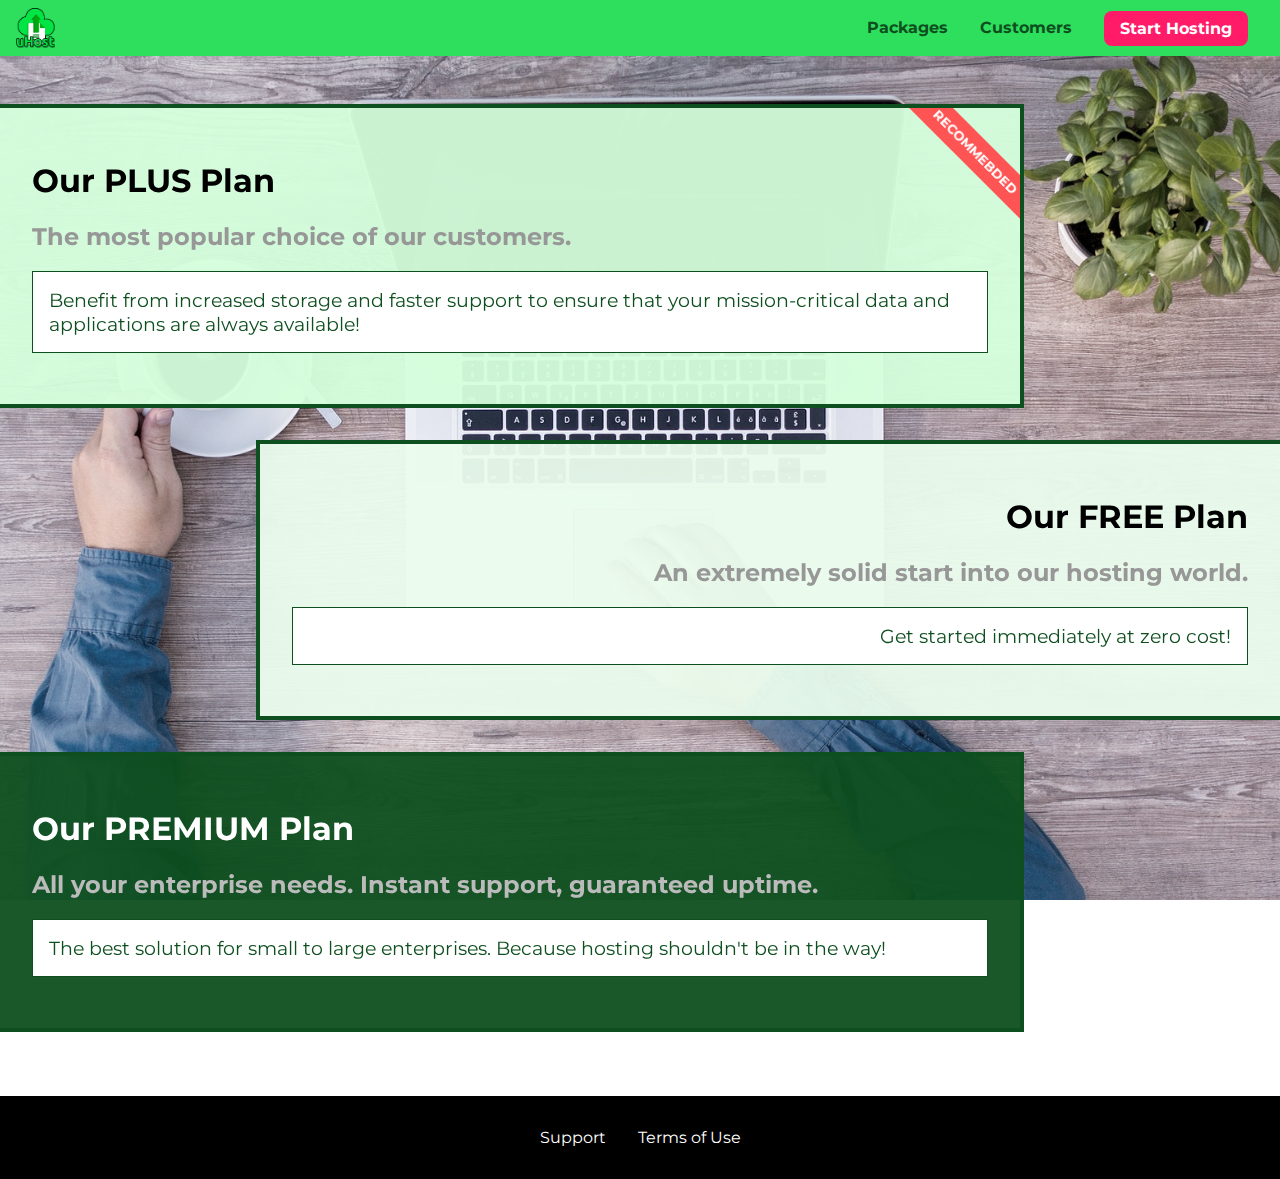
<file: packages/packages_index.html>
<!DOCTYPE html>
<html lang="en">

<head>
    <meta charset="UTF-8">
    <meta http-equiv="X-UA-Compatible" content="ie=edge">
    <title>uHost</title>
    <link rel="shortcut icon" href="favicon.png">
    <link href="https://fonts.googleapis.com/css2?family=Anton&family=Montserrat:wght@400;700&display=swap" rel="stylesheet">
    <link rel="stylesheet" href="../shared.css">
    <link rel="stylesheet" href="packages.css">
    
</head>

<body>
    <div class="backdrop"></div>
    <div class="background"></div>
    <header class="main-header">
          <div class="main-header__brand">
            <a href="../index.html" class="main-header__brand">
                <img src="../images/uhost-icon.png" alt="uHost - Your favorite hosting company">
            </a>
        </div>
        <nav class="main-nav">
            <ul class="main-nav__items">
                <li class="main-nav__item">
                    <a href="packages_index.html">Packages</a>
                </li>
                <li class="main-nav__item">
                    <a href="../customers/customers.html">Customers</a>
                </li>
                <li class="main-nav__item main-nav__item--cta">
                    <a href="../start-hosting/index.html">Start Hosting</a>
                </li>
            </ul>
        </nav>
    </header>
   
    <main>
    
                <section class="package" id="plus">
            <a href="#">
                <h1 class="package__title">Our PLUS Plan</h1>
                <h2 class="package__badge">RECOMMEBDED</h2>
                <h2 class="package__subtitle">The most popular choice of our customers.</h2>
                <p class="package__info">Benefit from increased storage and faster support to ensure that your mission-critical data and applications
                    are always available!</p>
            </a>
        </section>
        <section class="package" id="free">
            <a href="#">
                <h1 class="package__title">Our FREE Plan</h1>
                <h2 class="package__subtitle">An extremely solid start into our hosting world.</h2>
                <p class="package__info">Get started immediately at zero cost!</p>
            </a>
        </section>
        <div class="clearfix"></div>
        
        <section class="package" id="premium">
            <a href="#">
                <h1 class="package__title">Our PREMIUM Plan</h1>
                <h2 class="package__subtitle">All your enterprise needs. Instant support, guaranteed uptime. </h2>
                <p class="package__info">The best solution for small to large enterprises. Because hosting shouldn't be in the way!</p>
            </a>
        </section>
        
    </main>

    <footer class="main-footer">
        <nav>
            <ul class="main-footer__links">
                <li class="main-footer__link">
                    <a href="#">Support</a>
                </li>
                <li class="main-footer__link">
                    <a href="#">Terms of Use</a>
                </li>
            </ul>
        </nav>
    </footer>
    
</body>

</html>
</file>
<file: shared.css>
@import url('https://fonts.googleapis.com/css?family=Roboto:100,400,900');
@import url('https://fonts.googleapis.com/css?family=Anton');
@import url('https://fonts.googleapis.com/css?family=Montserrat:400,700');

:root {
  --dark-green: #0e4f1f;
  --highlight-color: #ff1b68;
}

* {
  box-sizing: border-box;
}

html {
  height: 100%;
}

body {
  font-family: "Montserrat", sans-serif;
  margin: 0;
  padding-top: 3.5rem;
}

@supports (display: grid) {
  body {
    display: grid;
    grid-template-rows: 3.5rem auto fit-content(8rem);
    grid-template-areas: "header"
                         "main"
                         "footer";
    padding-top: 0;
    height: 100%;
  }
}

main {
  /* grid-row: 2 / 3; */
  grid-area: main;
}

.backdrop {
  display: none;
  position: fixed;
  opacity: 0;
  top: 0;
  left: 0;
  z-index: 100;
  width: 100vw;
  height: 100vh;
  background: rgba(0, 0, 0, 0.5);
  transition: opacity 0.2s linear;
}

.main-header {
  width: 100%;
  position: fixed;
  top: 0;
  left: 0;
  background: #2ddf5c;
  padding: 0.5rem 1rem;
  z-index: 60;
  display: -webkit-box;
  display: -ms-flexbox;
  display: -webkit-flex;
  display: flex;
  align-items: center;
  justify-content: space-between;
}

.toggle-button {
  width: 3rem;
  background: transparent;
  border: none;
  cursor: pointer;
  padding-top: 0;
  padding-bottom: 0;
  vertical-align: middle;
}

.toggle-button:focus {
  outline: none;
}

.toggle-button__bar {
  width: 100%;
  height: 0.2rem;
  background: black;
  display: block;
  margin: 0.6rem 0;
}

.main-header__brand {
  color: #0e4f1f;
  text-decoration: none;
  font-weight: bold;
  /* width: 20px; */
}

.main-header__brand img {
  height: 2.5rem;
  vertical-align: middle;
  /* width: 100%; */
}

.main-nav {
  display: none;
}

.main-nav__items {
  margin: 0;
  padding: 0;
  list-style: none;
  display: flex;
}

.main-nav__item {
  margin: 0 1rem;
}

.main-nav__item a,
.mobile-nav__item a {
  text-decoration: none;
  color: var(--dark-green);
  font-weight: bold;
  padding: 0.2rem 0;
}

.main-nav__item a:hover,
.main-nav__item a:active {
  color: white;
  border-bottom: 5px solid white;
}

.main-nav__item--cta {
  animation: wiggle 400ms 3s 8 ease-out none;
}

.main-nav__item--cta a,
.mobile-nav__item--cta a {
  color: white;
  background: var(--highlight-color);
  padding: 0.5rem 1rem;
  border-radius: 8px;
}

.main-nav__item--cta a:hover,
.main-nav__item--cta a:active,
.mobile-nav__item--cta a:hover,
.mobile-nav__item--cta a:active {
  color: var(--highlight-color);
  background: white;
  border: none;
}

@media (min-width: 40rem) {
  .toggle-button {
    display: none;
  }

  .main-nav {
    display: flex;
  }
}

.main-footer {
  background: black;
  padding: 2rem;
  margin-top: 3rem;
  /* grid-row: 3 / 4; */
  grid-area: footer;
}

.main-footer__links {
  list-style: none;
  margin: 0;
  padding: 0;
  display: flex;
  flex-direction: column;
  align-items: center;
}

.main-footer__link {
  margin: 0.5rem 0;
}

.main-footer__link a {
  color: white;
  text-decoration: none;
}

.main-footer__link a:hover,
.main-footer__link a:active {
  color: #ccc;
}

.mobile-nav {
  transform: translateX(-100%);
  position: fixed;
  z-index: 101;
  top: 0;
  left: 0;
  background: white;
  width: 80%;
  height: 100vh;
  transition: transform 300ms ease-out;
}

.mobile-nav__items {
  width: 90%;
  height: 100%;
  list-style: none;
  margin: 0 auto;
  padding: 0;
  display: flex;
  flex-direction: column;
  justify-content: center;
  align-items: center;
}

.mobile-nav__item {
  margin: 1rem 0;
}

.mobile-nav__item a {
  font-size: 1.5rem;
}

.button {
  background: var(--dark-green, #0e4f1f);
  color: white;
  font: inherit;
  border: 1.5px solid var(--dark-green);
  padding: 0.5rem;
  border-radius: 8px;
  font-weight: bold;
  cursor: pointer;
}

.button:hover,
.button:active {
  background: white;
  color: var(--dark-green);
}

.button:focus {
  outline: none;
}

.button[disabled] {
  cursor: not-allowed;
  border: #a1a1a1;
  background: #ccc;
  color: #a1a1a1;
} 

.open {
    display: block !important;
    opacity: 1 !important;
    transform: translateY(0) !important;
}

@media (min-width: 40rem) {
  .main-footer__link {
    margin: 0 1rem;
  }

  .main-footer__links {
    flex-direction: row;
    justify-content: center;
  }
}

@keyframes wiggle {
  0% {
    transform: rotateZ(0);
  }
  50% {
    transform: rotateZ(-10deg);
  }
  100% {
    transform: rotateZ(10deg);
  }
}
</file>
<file: main.css>
#product-overview {
  background: linear-gradient(to top, rgba(80, 68, 18, 0.6) 10%, transparent),
    url("images/freedom.jpg") center/cover no-repeat border-box,
    #ff1b68;
  /* background-image: url("freedom.jpg");
    background-size: cover;
    background-position: left 10% bottom 20%; */
  /* background-repeat: no-repeat;
    background-origin: border-box;
    background-clip: border-box; */
  /* background-image: linear-gradient(180deg, red 70%, blue 60%, rgba(0,0,0,0.5)); */
  /* background-image: radial-gradient(ellipse farthest-corner at 20% 50%, red, blue 70%, green); */
  width: 100vw;
  height: 33vh;
  /* border: 5px dashed red; */
  position: relative;
}

#product-overview h1 {
  color: white;
  font-family: "Anton", sans-serif;
  position: absolute;
  bottom: 5%;
  left: 3%;
  font-size: 1.6rem;
}

@media (min-width: 40rem) and (min-height: 40rem) {
  #product-overview {
    height: 40vh;
    background-position: 50% 25%;
  }

  #product-overview h1 {
    font-size: 3rem;
  }
}

.section-title {
  color: #2ddf5c;
  text-align: center;
}

.plan {
  background: #d5ffdc;
  text-align: center;
  padding: 1rem;
  margin: 0.5rem 0;
  width: 100%;
}

.plan--highlighted {
  background: #19b84c;
  color: white;
}

.plan__annotation {
  background: white;
  color: #19b84c;
  padding: 0.5rem;
  box-shadow: 2px 2px 2px 2px rgba(0, 0, 0, 0.5);
  border-radius: 8px;
}

.plan__title {
  color: #0e4f1f;
}

.plan__price {
  color: #858585;
}

.plan--highlighted .plan__title {
  color: white;
}

.plan--highlighted .plan__price {
  color: #0e4f1f;
}

.plan__features {
  list-style: none;
  margin: 0;
  padding: 0;
}

.plan__feature {
  margin: 0.5rem 0;
}

@media (min-width: 40rem) {
  .plan__list { 
    width: 100%;
    display: flex;
    justify-content: center;
    align-items: center;
  }

  .plan {
    width: 30%;
    min-width: 13rem;
    max-width: 25rem;
    display: flex;
    flex-direction: column;
    justify-content: space-between;
    height: 28rem;
  }

  .plan--highlighted {
    box-shadow: 2px 2px 2px 2px rgba(0, 0, 0, 0.5);
    height: 30rem;
    z-index: 50;
  }
}

#key-features {
  background: #ff1b68;
  margin-top: 5rem;
  padding: 1rem;
}

#key-features .section-title {
  color: white;
  margin: 2rem;
}

.key-feature__list {
  list-style: none;
  margin: 0;
  padding: 0;
  text-align: center;
}

.key-feature__image {
  background: #ffcede;
  width: 128px;
  height: 128px;
  border: 2px solid #424242;
  border-radius: 50%;
  margin: auto;
  padding: 1.5rem;
}

.key-feature__description {
  text-align: center;
  font-weight: bold;
  color: white;
  font-size: 1.2rem;
}

@media (min-width: 40rem) {
  .key-feature {
    width: 30%;
    max-width: 25rem;
  }

  .key-feature__list {
    display: flex;
    justify-content: center;
  }
}

/* h1 {
    font-family: sans-serif;
} */

.modal {
  position: fixed;
  opacity: 0;
  transform: translateY(-3rem);
  transition: opacity 200ms ease-out, transform 500ms cubic-bezier(0.55, 0.055, 0.675, 0.19);
  z-index: 200;
  top: 20%;
  left: 30%;
  width: 40%;
  background: white;
  padding: 1rem;
  border: 1px solid #ccc;
  box-shadow: 1px 1px 1px rgba(0, 0, 0, 0.5);
}

.modal__title {
  text-align: center;
  margin: 0 0 1rem 0;
}

.modal__actions {
  text-align: center;
}

.modal__action {
  border: 1px solid #0e4f1f;
  background: #0e4f1f;
  text-decoration: none;
  color: white;
  font: inherit;
  padding: 0.5rem 1rem;
  cursor: pointer;
}

.modal__action:hover,
.modal__action:active {
  background: #2ddf5c;
  border-color: #2ddf5c;
}

.modal__action--negative {
  background: red;
  border-color: red;
}

.modal__action--negative:hover,
.modal__action--negative:active {
  background: #ff5454;
  border-color: #ff5454;
}
</file>
<file: customers/customers.css>
main {
  padding-top: 2.5rem;
}

.testimonial {
    font-size: 1.2rem;
  }
  
  /*.testimonial__list {
    width: 80%;
    margin: auto;
  }*/

  .testimonial__image-container {
    width: 60%;
    max-width: 40rem;
    box-shadow: 3px 3px 5px 3px rgba(0,0,0,0.3);
    transform: skew(20deg);
    overflow: hidden;
  }

  #customer-1:hover .testimonial__image-container {
    animation: flip-customer 1s ease-out forwards;
  }

  #customer-2:hover .testimonial__image-container {
    animation: flip-customer 1s ease-out forwards;
  }

  .testimonial__image {
    width: 100%;
    vertical-align: top;
    transform: skew(-20deg) scale(1.4);
  }
  
  .testimonial__info {
    text-align: right;
    padding: 0.9rem;
  }
  
  #customer-2.testimonial {
    text-align: right;
  }
  
  #customer-2 .testimonial__info {
    text-align: left;
  }
  
  .testimonial__name {
    margin: 0.2rem;
    color: #ff5454;
    font-size: 2rem;
  }
  
  .testimonial__subtitle {
    margin: 0;
    font-size: 1.1rem;
    color: #ccc;
  }
  
  .testimonial__subtitle a {
    color: inherit;
    text-decoration: none;
  }
  
  .testimonial__subtitle a:hover,
  .testimonial__subtitle a:active {
    color: #7a7a7a;
  }

  .testimonial__text {
    margin: 0.2rem;
  }

  @media (min-width: 40rem) {
    .testimonial {
      margin: 3rem auto;
      max-width: 1500px;
      display: flex;
      align-items: center;
      justify-content: space-around;
    }

    .testimonial__image-container {
      width: 66%;
    }

    .testimonial__info {
      width: 30%;
    }
  }

  @keyframes flip-customer {
    0% {
      transform: rotateY(0) skew(20deg);
    }
    50% {
      transform: rotateY(160deg) skew(20deg);
    }
    100% {
      transform: rotateY(360deg) skew(20deg);
    }
  }
</file>
<file: packages/packages.css>
@font-face {
    font-family: "AnonymousPro";
    src: url("anonymousPro-Regular.ttf") format("truetype");
}

@font-face {
    font-family: "AnonymousPro";
    src: url("anonymousPro-Bold.ttf");
    font-weight: 700;
}

main {
    padding-top: 2rem;
}

.background {
    background: url("../images/plans-background.jpg") center/cover;
    filter: grayscale(40%);
    width: 100vw;
    height: 100vh;
    position: fixed;
    z-index: -1;
}

.package {
    width: 80%;
    margin: 1rem 0;
    border: 4px solid #0e4f1f;
    border-left: none;
    position: relative;
    overflow: hidden;
}

.package:hover,
.package:active {
    box-shadow: 2px 2px 4px rgba(0,0,0,0.5);
    border-color: #ff5454;
    /* border-color: #ff5454 !important; */
    animation: push-up 1s ease-out forwards;
}

.package a {
    text-decoration: none;
    color: inherit;
    display: block;
    padding: 2rem;
}

.package__badge {
    position: absolute;
    top: 0;
    right: 0;
    margin: 0;
    font-size: 0.8rem;
    color: white;
    background: #ff5454;
    padding: 0.5rem;
    transform: rotate(45deg) translate(3.5rem, -1rem);
    transform-origin: center;
    width: 12rem;
    text-align: center;
}

.package__subtitle {
    color: #979797;
}

.package__info {
    padding: 1rem;
    border: 1px solid #0e4f1f;
    color: #0e4f1f;
    background: white;
    font-size: 1.2rem;
    /* font-style font-variant font-weight font-size/line-height font-family*/
}

.clearfix {
    clear: both;
}

#plus {
    background: rgba(213, 255, 220, 0.95);
}

#free {
    background: rgba(234, 252, 237, 0.95);
    float: right;
    border-right: none;
    border-left: 4px solid #0e4f1f;
    text-align: right;
}

#free:hover,
#free:active {
    border-left-color: #ff5454;
}

#premium {
    background: rgba(14, 79, 31, 0.95);
}

#premium .package__title {
    color: white;
}

#premium .package__subtitle {
    color: #bbb;
}

@media (min-width: 40rem) {
    main {
      max-width: 1500px;
      margin-left: auto;
      margin-right: auto;
    }
}

@media (min-width: 1500px) {
    .package {
      border-left: 4px solid #0e4f1f;
    }

    #free {
      border-right: 4px solid #0e4f1f;
    }

    #free:hover,
    #free:active {
      border-right-color: #ff5454;
    }
}

@keyframes push-up {
    0% {
        transform: translateY(0);
    }

    33% {
        transform: translateY(-1.5rem);
    }
    
    100% {
        transform: translateY(-1rem);
    }
}
</file>
<file: start-hosting/start-hosting.css>
main {
    padding-top: 1rem;
}

.signup-title {
    text-align: center;
    font-size: 1.8rem;
    color: #ff5454;
}

.signup-form {
    padding: 1rem;
    display: grid;
    grid-auto-rows: 2rem;
    grid-row-gap: 0.5rem;
}

.signup-form label {
    font-weight: bold;
}

.signup-form label,
.signup-form input,
.signup-form select {
    display: block;
    width: 100%;
}

/* .signup-form input[type="checkbox"] */
.signup-form input[id*="terms"],
.signup-form input[id*="terms"] + label {
    display: inline-block;
    width: auto;
    vertical-align: bottom;
}

.signup-form input:not([type="checkbox"]),
.signup-form select {
    border: 1px solid #ccc;
    padding: 0.2rem 0.5rem;
    font: inherit;
}

.signup-form input:focus,
.signup-form select:focus {
    outline: none;
    background: #d8f3df;
    border-color: #2ddf5c;
}

.signup-form input[type="checkbox"] {
    border: 1px solid #ccc;
    background: white;
    width: 1rem;
    height: 1rem;
    -webkit-appearance: none;
    -moz-appearance: none;
    appearance: none;
}

.signup-form input[type="checkbox"]:checked {
    background: #2ddf5c;
    border: #0e4f1f;
}

.signup-form input.invalid,
.signup-form select.invalid,
.signup-form :invalid {
    border-color: red !important;
    background: #faacac;
}

.signup-form button[type="submit"] {
    display: block;
}

@media (min-width: 40rem) {
    .signup-form {
        margin: auto;
        width: 30rem;
        grid-template-columns: 10rem auto;
        grid-row-gap: 1rem;
        grid-column-gap: 0.5rem;
    }

    .signup-form [id="title"] {
        grid-column: span 2;
    }

    .signup-form__checkbox {
        grid-column: span 2;
    }
}
</file>
